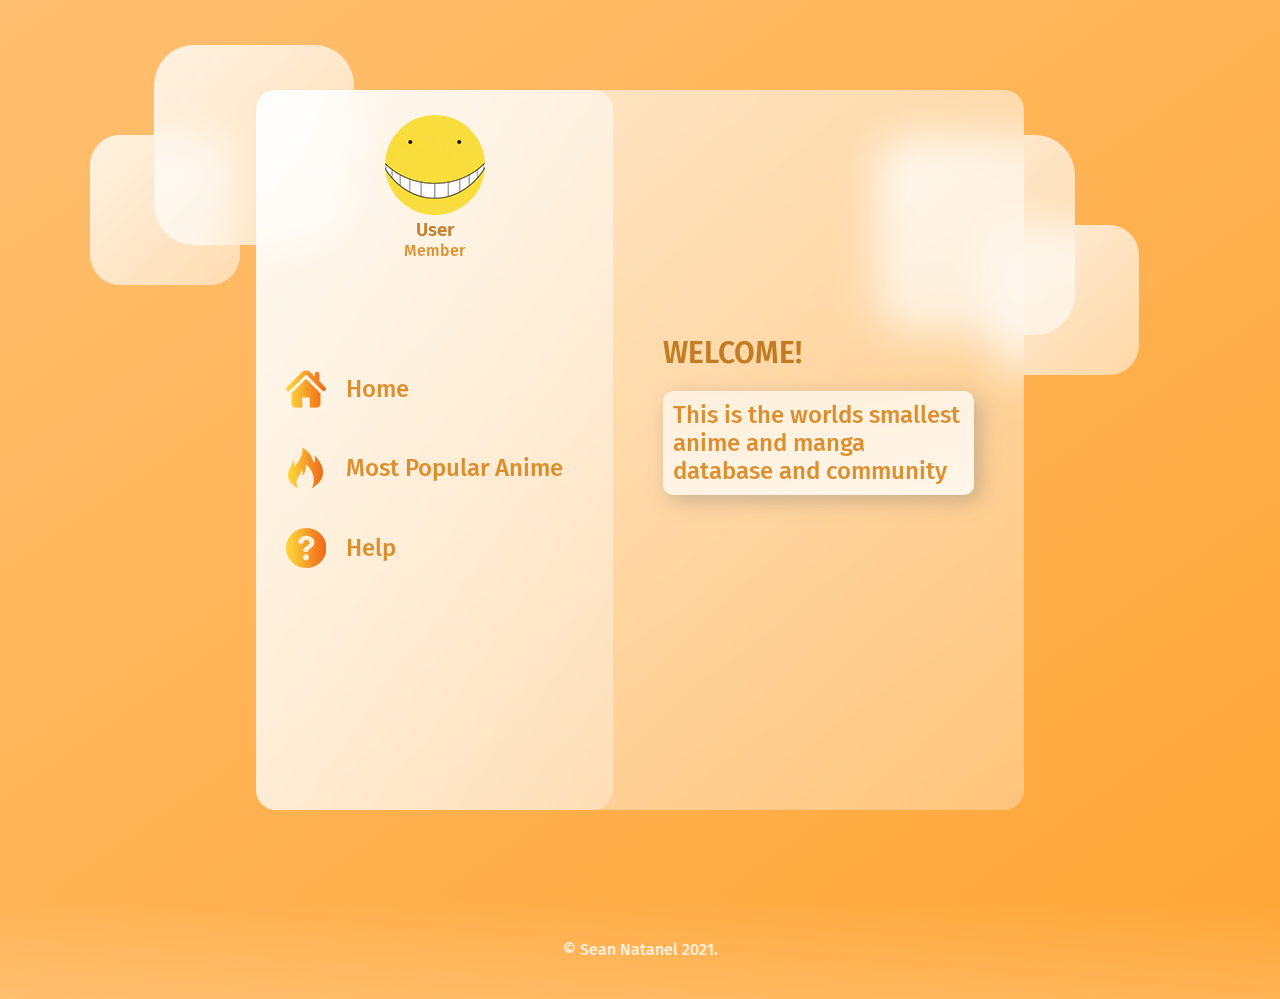
<file: XML_projekt_sean_natanel/index.html>
<!DOCTYPE html>
<html lang="en" xmlns="http://www.w3.org/1999/xhtml">
    <head>
        <meta http-equiv="Content-Type" content="text/html"; charset="UTF-8" />
        <meta anem="viewport" content="width = device - width, initial - scale = 1.0" />
        <link rel="stylesheet" href="./style.css" type="text/css" media="all"/>
        <link rel="preconnect" href="https://fonts.gstatic.com">
        <link href="https://fonts.googleapis.com/css2?family=Fira+Sans:wght@400;500;700&display=swap" rel="stylesheet"> 
        <title>Pocetna</title>
    </head>

    <body>
        <main>
            <section class="panela">
                <div class="kontejner">
                    <div class="navigator">
                        <div class="profil">
                            <img src="./slike/koro1.png" class="koro">
                            <h3>User</h3>
                            <p>Member</p>
                        </div>
                        <div class="gumbi">
                            <div class="gumb">
                                <img src="./slike/kucica1.png">
                                <h2><a href="index.html">Home</a></h2>
                            </div>
                            <div class="gumb">
                                <img src="./slike/plamen1.png">
                                <h2><a href="popular.html">Most Popular Anime</a></h2>
                            </div>
                            <div class="gumb">
                                <img src="./slike/help1.png">
                                <h2><a href="help.html">Help</a></h2>
                            </div>
                        </div>
                    </div>
                </div>
                <div class="popularni">
                    <div class="naslov">
                        <h1>WELCOME!</h1>
                        <div class="anime">
                            <h2>This is the worlds smallest anime and manga database and community</h2>
                        </div>
                    </div>
                </div>
            </section>
        </main>
        <div class="kvadrat1"></div>
        <div class="kvadrat2"></div>
        <div class="kvadrat3"></div>
        <div class="kvadrat4"></div>
    </body>
    <footer><p class="copyright">© Sean Natanel 2021.</p></footer>
</html>
</file>
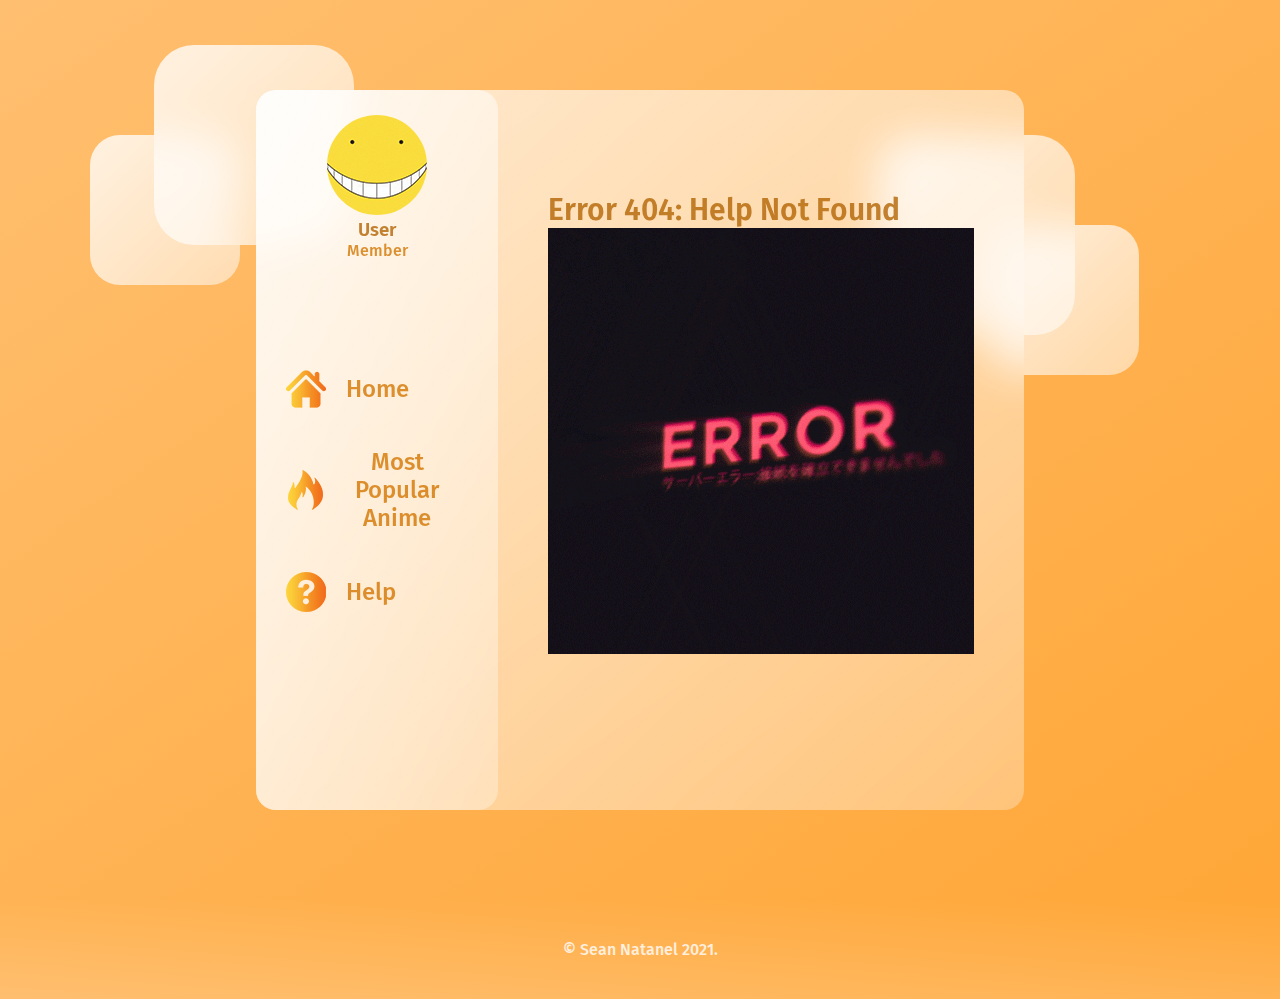
<file: XML_projekt_sean_natanel/help.html>
<!DOCTYPE html>
<html lang="en" xmlns="http://www.w3.org/1999/xhtml">
    <head>
        <meta http-equiv="Content-Type" content="text/html"; charset="UTF-8" />
        <meta anem="viewport" content="width = device - width, initial - scale = 1.0" />
        <link rel="stylesheet" href="./style.css" />
        <link rel="preconnect" href="https://fonts.gstatic.com">
        <link href="https://fonts.googleapis.com/css2?family=Fira+Sans:wght@400;500;700&display=swap" rel="stylesheet"> 
        <title>Help</title>
    </head>

    <body>
        <main>
            <section class="panela">
                <div class="kontejner">
                    <div class="navigator">
                        <div class="profil">
                            <img src="./slike/koro1.png" class="koro" alt="">
                            <h3>User</h3>
                            <p>Member</p>
                        </div>
                        <div class="gumbi">
                            <div class="gumb">
                                <img src="./slike/kucica1.png" alt="">
                                <h2><a href="index.html">Home</a></h2>
                            </div>
                            <div class="gumb">
                                <img src="./slike/plamen1.png" alt="">
                                <h2><a href="popular.html">Most Popular Anime</a></h2>
                            </div>
                            <div class="gumb">
                                <img src="./slike/help1.png" alt="">
                                <h2><a href="help.html">Help</a></h2>
                            </div>
                        </div>
                    </div>
                </div>
                <div class="popularni">
                    <div class="naslov">
                        <h1>Error 404: Help Not Found</h1>
                        <img src="./slike/giphy.gif" alt="">
                    </div>
                </div>
            </section>
        </main>
        <div class="kvadrat1"></div>
        <div class="kvadrat2"></div>
        <div class="kvadrat3"></div>
        <div class="kvadrat4"></div>
    </body>
    <footer><p class="copyright">© Sean Natanel 2021.</p></footer>
</html>
</file>
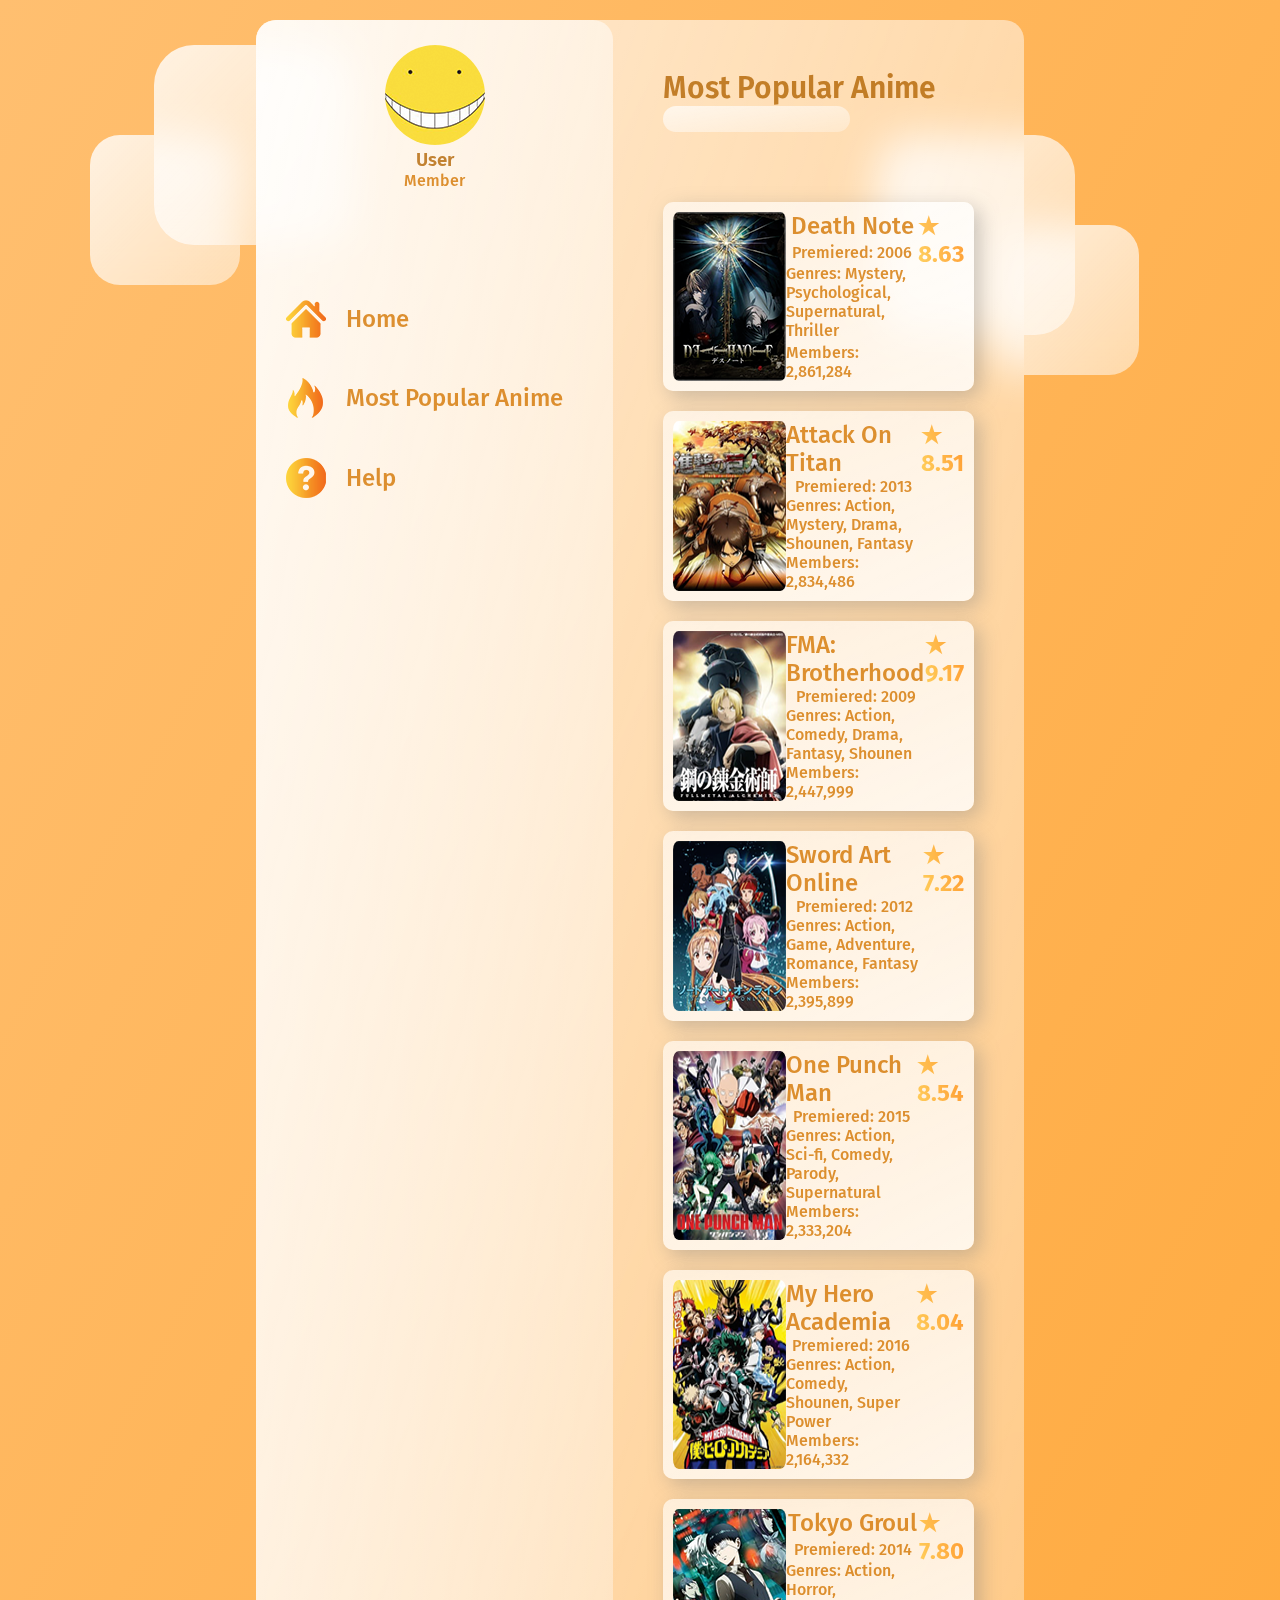
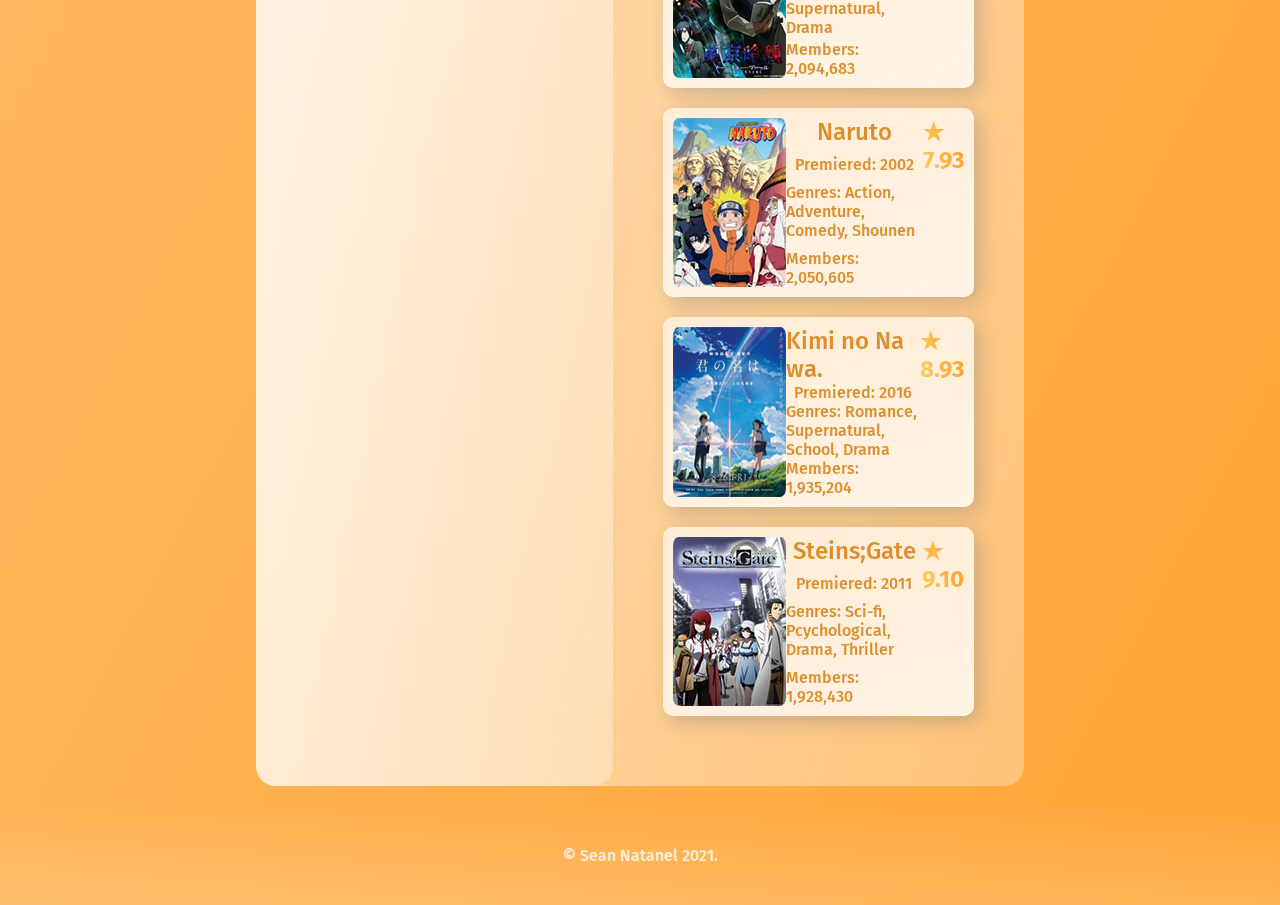
<file: XML_projekt_sean_natanel/popular.html>
<!DOCTYPE html>
<html lang="en" xmlns="http://www.w3.org/1999/xhtml">
    <head>
        <meta http-equiv="Content-Type" content="text/html"; charset="UTF-8" />
        <meta anem="viewport" content="width = device - width, initial - scale = 1.0" />
        <link rel="stylesheet" href="./style.css" />
        <link rel="preconnect" href="https://fonts.gstatic.com">
        <link href="https://fonts.googleapis.com/css2?family=Fira+Sans:wght@400;500;700&display=swap" rel="stylesheet"> 
        <title>Most Popular Anime</title>
    </head>

    <body>
        <main>
            <section class="panela">
                <div class="kontejner">
                    <div class="navigator">
                        <div class="profil">
                            <img src="./slike/koro1.png" class="koro">
                            <h3>User</h3>
                            <p>Member</p>
                        </div>
                        <div class="gumbi">
                            <div class="gumb">
                                <img src="./slike/kucica1.png">
                                <h2><a href="index.html">Home</a></h2>
                            </div>
                            <div class="gumb">
                                <img src="./slike/plamen1.png">
                                <h2><a href="popular.html">Most Popular Anime</a></h2>
                            </div>
                            <div class="gumb">
                                <img src="./slike/help1.png">
                                <h2><a href="help.html">Help</a></h2>
                            </div>
                        </div>
                    </div>
                </div>
                <div class="popularni">
                    <div class="naslov">
                       <h1>Most Popular Anime</h1> 
                       <input type="text" />
                    </div>
                    <div class="kartice">
                        <div class="anime">
                            <img src="./slike/deathnote1.png">
                            <div class="anime-info">
                                <h2 class="title"></h2>
                                <p class="premiered"></p>
                                <p class="genres"></p>
                                <p class="members"></p>
                            </div>
                            <h2 class="ocjena"></h2>
                        </div>
                        <div class="anime">
                            <img src="./slike/attackontitan1.png">
                            <div class="anime-info">
                                <h2 class="title"></h2>
                                <p class="premiered"></p>
                                <p class="genres"></p>
                                <p class="members"></p>
                            </div>
                            <h2 class="ocjena"></h2>
                        </div>
                        <div class="anime">
                            <img src="./slike/fullmetal1.png">
                            <div class="anime-info">
                                <h2 class="title"></h2>
                                <p class="premiered"></p>
                                <p class="genres"></p>
                                <p class="members"></p>
                            </div>
                            <h2 class="ocjena"></h2>
                        </div>
                        <div class="anime">
                            <img src="./slike/sao1.png">
                            <div class="anime-info">
                                <h2 class="title"></h2>
                                <p class="premiered"></p>
                                <p class="genres"></p>
                                <p class="members"></p>
                            </div>
                            <h2 class="ocjena"></h2>
                        </div>
                        <div class="anime">
                            <img src="./slike/onepunchman1.png">
                            <div class="anime-info">
                                <h2 class="title"></h2>
                                <p class="premiered"></p>
                                <p class="genres"></p>
                                <p class="members"></p>
                            </div>
                            <h2 class="ocjena"></h2>
                        </div>
                        <div class="anime">
                            <img src="./slike/mha1.png">
                            <div class="anime-info">
                                <h2 class="title"></h2>
                                <p class="premiered"></p>
                                <p class="genres"></p>
                                <p class="members"></p>
                            </div>
                            <h2 class="ocjena"></h2>
                        </div>
                        <div class="anime">
                            <img src="./slike/tokyoghoul1.png">
                            <div class="anime-info">
                                <h2 class="title"></h2>
                                <p class="premiered"></p>
                                <p class="genres"></p>
                                <p class="members"></p>
                            </div>
                            <h2 class="ocjena"></h2>
                        </div>
                        <div class="anime">
                            <img src="./slike/naruto1.png">
                            <div class="anime-info">
                                <h2 class="title"></h2>
                                <p class="premiered"></p>
                                <p class="genres"></p>
                                <p class="members"></p>
                            </div>
                            <h2 class="ocjena"></h2>
                        </div>
                        <div class="anime">
                            <img src="./slike/kimi1.png">
                            <div class="anime-info">
                                <h2 class="title"></h2>
                                <p class="premiered"></p>
                                <p class="genres"></p>
                                <p class="members"></p>
                            </div>
                            <h2 class="ocjena"></h2>
                        </div>
                        <div class="anime">
                            <img src="./slike/steinsgate1.png">
                            <div class="anime-info">
                                <h2 class="title"></h2>
                                <p class="premiered"></p>
                                <p class="genres"></p>
                                <p class="members"></p>
                            </div>
                            <h2 class="ocjena"></h2>
                        </div>
                    </div>
                </div>
            </section>
        </main>
        <div class="kvadrat1"></div>
        <div class="kvadrat2"></div>
        <div class="kvadrat3"></div>
        <div class="kvadrat4"></div>

        <script>
            let xmlhttp = new XMLHttpRequest();
    
                xmlhttp.open("GET", "anime.xml", false);
                xmlhttp.send();
    
                let xmlDoc = xmlhttp.responseXML;
    
                let title = document.getElementsByClassName("title");
                let premiered= document.getElementsByClassName("premiered");
                let genres= document.getElementsByClassName("genres");
                let members= document.getElementsByClassName("members");
                let ocjena= document.getElementsByClassName("ocjena");

                let Anime = xmlDoc.getElementsByTagName("Anime");
                let Name = xmlDoc.getElementsByTagName("Name");
                let Premiered = xmlDoc.getElementsByTagName("Premiered");
                let Genre = xmlDoc.getElementsByTagName("Genre");
                let Members = xmlDoc.getElementsByTagName("Members");
                let Score = xmlDoc.getElementsByTagName("Score");
    
                for (let i = 0; i < Anime.length; i++) {
                    title[i].innerHTML = Name[i].childNodes[0].nodeValue;
                    premiered[i].innerHTML = Premiered[i].childNodes[0].nodeValue;
                    genres[i].innerHTML = Genre[i].childNodes[0].nodeValue;
                    members[i].innerHTML = Members[i].childNodes[0].nodeValue;
                    ocjena[i].innerHTML = Score[i].childNodes[0].nodeValue;
                }
                
        </script>
    </body>
    <footer><p class="copyright">© Sean Natanel 2021.</p></footer>
</html>
</file>
<file: XML_projekt_sean_natanel/style.css>
* {
    margin: 0;
    padding: 0;
    box-sizing: border-box;
    font-family: "Fira Sans", sans-serif;
}

h1 {
  color: #b36504;
  font-weight: 600;
  font-size: 30px;
  opacity: 0.8;
}
h2, p {
  color: #d47602;
  font-weight: 500;
  opacity: 0.8;
}
h3 {
  color: #b36504;
  font-weight: 600;
  opacity: 0.8;
}

main {
  min-height: 100vh;
  background: linear-gradient(to right bottom, #ffbf70, #ffa738);  
  display: flex;
  align-items: center;
  justify-content: center;
}

.panela {
  background: white;
  min-height: 80vh;
  width: 60%;
  margin: 20px 0px;
  background: linear-gradient(
    to right bottom,
    rgba(255, 255, 255, 0.7),
    rgba(255, 255, 255, 0.3)
    );
    border-radius: 20px;
    z-index: 3;
    backdrop-filter: blur(20px);
    display: flex;
}

.kvadrat1, 
.kvadrat3 {
  background: white;
  background: linear-gradient(
    to right bottom,
    rgba(255, 255, 255, 0.8),
    rgba(255, 255, 255, 0.5)
    );
    height: 200px;
    width: 200px;
    position: absolute;
    border-radius: 20%;
    z-index: 2;
    backdrop-filter: blur(20px);
}

.kvadrat2, 
.kvadrat4 {
  background: white;
  background: linear-gradient(
    to right bottom,
    rgba(255, 255, 255, 0.8),
    rgba(255, 255, 255, 0.5)
    );
    height: 150px;
    width: 150px;
    position: absolute;
    border-radius: 20%;
    z-index: 1;
    backdrop-filter: blur(20px);
}

footer {
  background: linear-gradient(to left bottom, #ffa738, #ffbf70); 
  width: 100%;
  padding: 40px 0px;
}

.copyright {
  color: white;
  text-align: center;
}

.kvadrat1 {
  top: 5%;
  left: 12%;
}
.kvadrat2 {
  top: 15%;
  left: 7%;
}
.kvadrat3 {
  top: 15%;
  right: 16%;
}
.kvadrat4 {
  top: 25%;
  right: 11%;
}

.koro {
  border-radius: 50%;
}

.profil {
  margin-bottom: 100px;
}

.anime img {
  border-radius: 5%;
}

.kontejner {
  background: linear-gradient(
    to right bottom,
    rgba(255, 255, 255, 0.7),
    rgba(255, 255, 255, 0.3)
    );
  border-radius: 20px;
}

.navigator {
  padding: 25px;
  align-items: center;
  justify-content: space-evenly;
  text-align: center;
}

.gumb {
  display: flex;
  margin: 20px 0px;
  padding: 10px 5px;
  align-items: center;
}

.gumb h2 {
  padding: 0px 20px;
}

a {
  text-decoration: none;
}

a:link, a:visited {
  color: #d47602;
}

a:hover, a:active {
  color: rgb(255, 38, 0);
}

.popularni {
  flex: 2;
}

/**************************/
/*     NASLOVI ANIMEA     */
/**************************/
.naslov {
  margin-bottom: 50px;
}

.naslov input{
  background: linear-gradient(
    to right bottom,
    rgba(255, 255, 255, 0.7),
    rgba(255, 255, 255, 0.3)
    );
    border: none;
    width: 60%;
    padding: 5px;
    border-radius: 20px;
}

.popularni {
  margin: 50px;
  display: flex;
  flex-direction: column;
  justify-content: space-evenly;
}

.anime {
  display: flex;
  background: linear-gradient(
    to left top, 
    rgba(255, 255, 255, 0.8),
    rgba(255, 255, 255, 0.6)
  );
  border-radius: 10px;
  margin: 20px 0px;
  padding: 10px;
  box-shadow: 6px 6px 20px rgba(122, 122, 122, 0.4);
  justify-content: space-between;
}

.anime-info {
  display: flex;
  align-items: center;
  flex-direction: column;
  justify-content: space-between;
}

.ocjena {
  font-weight: bold;
  background: linear-gradient(to right top, #ffe959, #ff8000);
  -webkit-background-clip: text;
  -webkit-text-fill-color: transparent;
}
</file>
